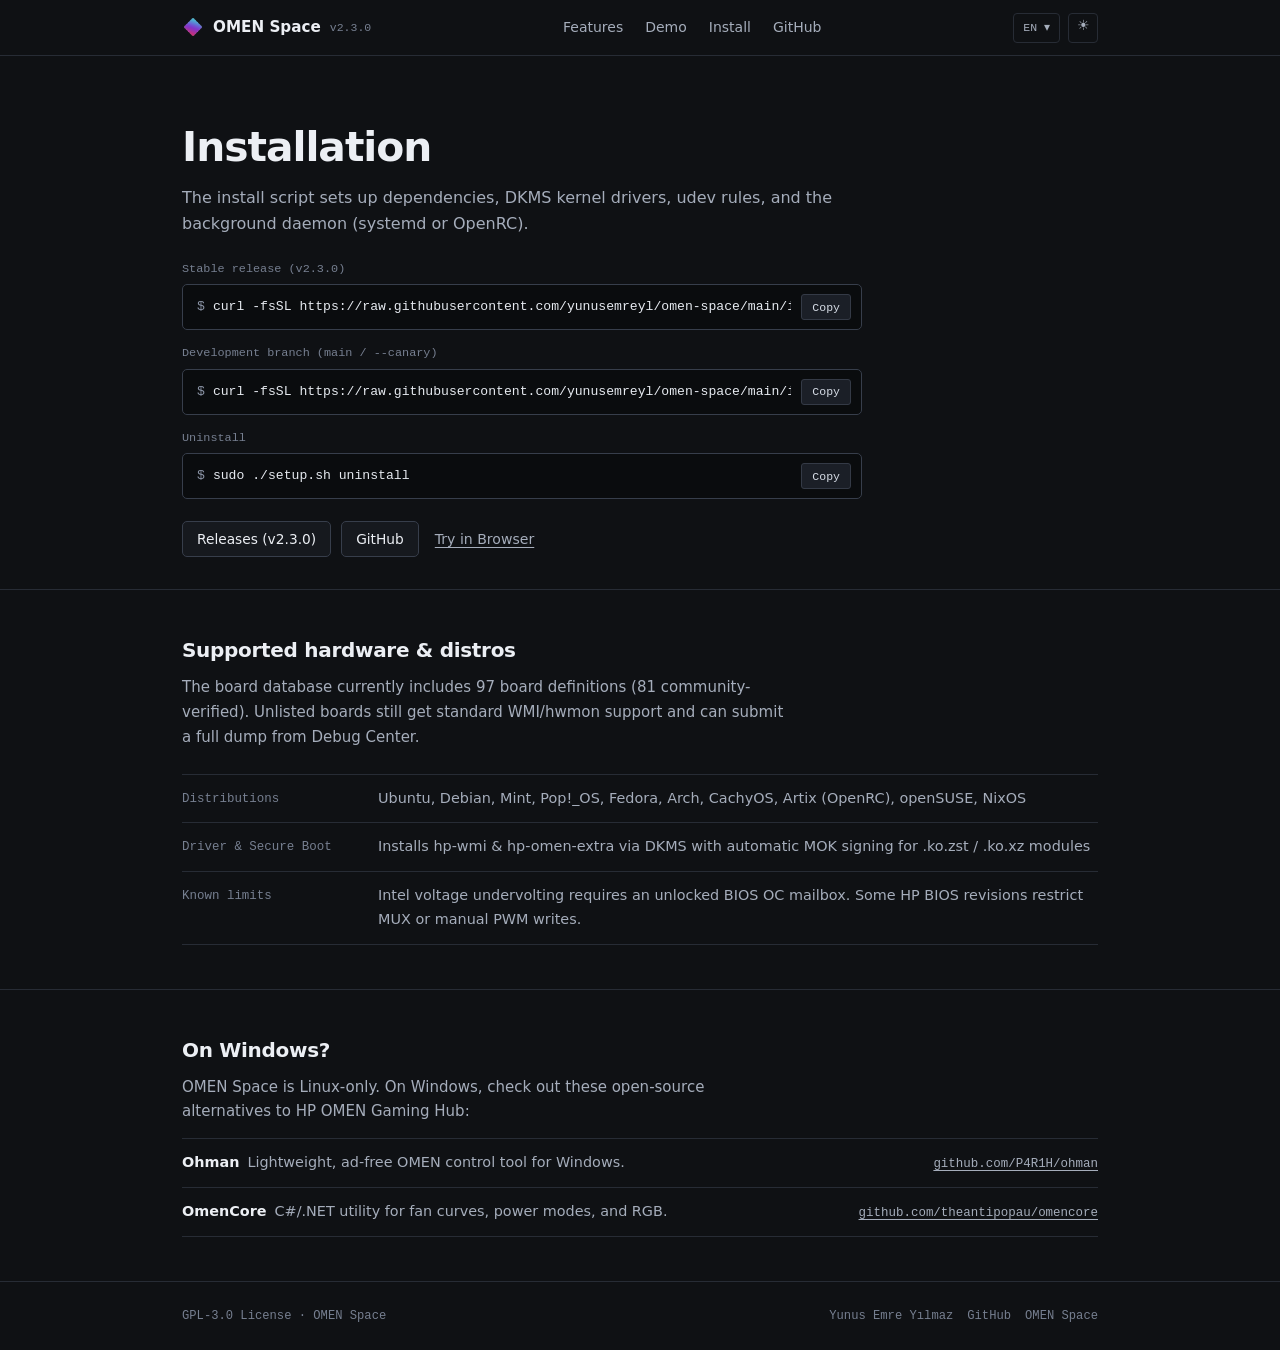
<file: install.html>
<!DOCTYPE html>
<html lang="tr">
<head>
<meta charset="UTF-8">
<meta name="viewport" content="width=device-width, initial-scale=1.0">
<title>Install — OMEN Space</title>
<meta name="description" content="Install OMEN Space on Linux (Ubuntu, Debian, Fedora, Arch, CachyOS, Artix OpenRC, openSUSE, NixOS).">
<meta name="theme-color" content="#0f1114">
<link rel="icon" href="images/omenspace.png" type="image/png">
<script>document.documentElement.dataset.theme=localStorage.getItem('omenspace-theme')||'dark'</script>
<link rel="stylesheet" href="assets/css/site.css">
</head>
<body data-keep-title="1">

<header class="site-header">
  <div class="wrap hdr-in">
    <a class="brand" href="index.html">
      <img src="images/omenspace.png" alt="OMEN Space" width="22" height="22">
      <span>OMEN Space</span>
      <span class="ver">v2.3.0</span>
    </a>

    <nav class="nav-links" aria-label="Primary">
      <a href="index.html#features" data-i18n="nav.features">Özellikler</a>
      <a href="index.html#demo" data-i18n="nav.demo">Demo</a>
      <a href="install.html" data-i18n="nav.install">Kurulum</a>
      <a href="https://github.com/yunusemreyl/omen-space" target="_blank" rel="noopener" data-i18n="nav.github">GitHub</a>
    </nav>

    <div class="hdr-tools">
      <div class="dd" id="lang-dropdown">
        <button class="dd-t" id="lang-toggle" type="button"><span id="current-lang">TR</span> ▾</button>
        <div class="dd-m">
          <a href="#" data-lang="tr">Türkçe</a>
          <a href="#" data-lang="en">English</a>
          <a href="#" data-lang="zh">中文</a>
          <a href="#" data-lang="hi">हिन्दी</a>
          <a href="#" data-lang="es">Español</a>
          <a href="#" data-lang="fr">Français</a>
          <a href="#" data-lang="ar">العربية</a>
        </div>
      </div>
      <button class="icon-btn tg" type="button" aria-label="Toggle theme">☀</button>
      <button id="burger" type="button" aria-label="Menu" aria-expanded="false"><i></i><i></i></button>
    </div>
  </div>
</header>

<div id="menu">
  <a href="index.html#features" data-i18n="nav.features">Özellikler</a>
  <a href="index.html#demo" data-i18n="nav.demo">Demo</a>
  <a href="index.html" data-i18n="nav.install">Ana Sayfa</a>
  <a href="https://github.com/yunusemreyl/omen-space" target="_blank" rel="noopener" data-i18n="nav.github">GitHub</a>
  <div class="mob-tools">
    <div class="pills">
      <button type="button" data-lang="tr">TR</button>
      <button type="button" data-lang="en">EN</button>
      <button type="button" data-lang="es">ES</button>
      <button type="button" data-lang="fr">FR</button>
      <button type="button" data-lang="zh">ZH</button>
      <button type="button" data-lang="hi">HI</button>
      <button type="button" data-lang="ar">AR</button>
    </div>
    <button class="icon-btn tg" type="button" aria-label="Toggle theme">☀</button>
  </div>
</div>

<main>
  <section class="hero" style="padding-bottom:32px">
    <div class="wrap">
      <h1 data-i18n="sec.install">Kurulum</h1>
      <p class="lead" data-i18n="install.desc"></p>

      <div class="cmd-group">
        <div>
          <div class="cmd-lbl" data-i18n="install.stable">Kararlı sürüm (v2.3.0)</div>
          <div class="cmd-box" style="margin-bottom:0">
            <code><span class="prompt">$</span>curl -fsSL https://raw.githubusercontent.com/yunusemreyl/omen-space/main/install.sh | bash</code>
            <button class="copy-btn" type="button" data-copy="curl -fsSL https://raw.githubusercontent.com/yunusemreyl/omen-space/main/install.sh | bash">Copy</button>
          </div>
        </div>

        <div>
          <div class="cmd-lbl" data-i18n="install.canary">Geliştirme dalı (main / --canary)</div>
          <div class="cmd-box" style="margin-bottom:0">
            <code><span class="prompt">$</span>curl -fsSL https://raw.githubusercontent.com/yunusemreyl/omen-space/main/install.sh | bash -s -- --canary</code>
            <button class="copy-btn" type="button" data-copy="curl -fsSL https://raw.githubusercontent.com/yunusemreyl/omen-space/main/install.sh | bash -s -- --canary">Copy</button>
          </div>
        </div>

        <div>
          <div class="cmd-lbl" data-i18n="install.uninstall">Kaldırmak için</div>
          <div class="cmd-box" style="margin-bottom:0">
            <code><span class="prompt">$</span>sudo ./setup.sh uninstall</code>
            <button class="copy-btn" type="button" data-copy="sudo ./setup.sh uninstall">Copy</button>
          </div>
        </div>
      </div>

      <div class="hero-links" style="margin-bottom:0">
        <a href="https://github.com/yunusemreyl/omen-space/releases" target="_blank" rel="noopener" class="btn">Releases (v2.3.0)</a>
        <a href="https://github.com/yunusemreyl/omen-space" target="_blank" rel="noopener" class="btn">GitHub</a>
        <a href="index.html#demo" class="text-link" data-i18n="hero.demo">Tarayıcıda Dene</a>
      </div>
    </div>
  </section>

  <section class="sec">
    <div class="wrap">
      <h2 data-i18n="sec.compat">Desteklenen cihazlar ve dağıtımlar</h2>
      <p class="sec-desc" data-i18n="compat.note"></p>
      <dl class="spec-table">
        <div class="spec-row"><dt data-i18n="compat.c3.k"></dt><dd data-i18n="compat.c3.v"></dd></div>
        <div class="spec-row"><dt data-i18n="compat.c4.k"></dt><dd data-i18n="compat.c4.v"></dd></div>
        <div class="spec-row"><dt data-i18n="compat.c5.k"></dt><dd data-i18n="compat.c5.v"></dd></div>
      </dl>
    </div>
  </section>

  <section class="sec">
    <div class="wrap">
      <h2 data-i18n="sec.windows">Windows kullanıyorsanız</h2>
      <p class="sec-desc" style="margin-bottom:14px" data-i18n="win.desc"></p>
      <ul class="alt-list">
        <li>
          <div><strong>Ohman</strong><span data-i18n="win.ohman"></span></div>
          <a href="https://github.com/P4R1H/ohman" target="_blank" rel="noopener">github.com/P4R1H/ohman</a>
        </li>
        <li>
          <div><strong>OmenCore</strong><span data-i18n="win.omencore"></span></div>
          <a href="https://github.com/theantipopau/omencore" target="_blank" rel="noopener">github.com/theantipopau/omencore</a>
        </li>
      </ul>
    </div>
  </section>
</main>

<footer class="site-footer">
  <div class="wrap foot-in">
    <span data-i18n="footer.copy">GPL-3.0 Lisansı &middot; OMEN Space</span>
    <div class="foot-links">
      <a href="https://yunusemreyl.github.io" target="_blank" rel="noopener">Yunus Emre Yılmaz</a>
      <a href="https://github.com/yunusemreyl/omen-space" target="_blank" rel="noopener">GitHub</a>
      <a href="index.html">OMEN Space</a>
    </div>
  </div>
</footer>

<script src="assets/js/i18n.js"></script>
<script src="assets/js/site.js"></script>
</body>
</html>
</file>
<file: assets/css/site.css>
/* OMEN Space — straightforward, zero-fluff open-source Linux project site */

:root {
  --bg: #0f1114;
  --surface: #16191e;
  --surface-2: #1d2128;
  --line: #272c35;
  --line-strong: #373e4b;
  --ink: #eceff4;
  --ink-2: #a5adbb;
  --ink-3: #767f90;
  --accent: #d9264a;
  --accent-h: #ef3a5e;
  --code-bg: #0a0c0e;
  --sans: system-ui, -apple-system, BlinkMacSystemFont, 'Segoe UI', Roboto, Helvetica, Arial, sans-serif;
  --mono: ui-monospace, SFMono-Regular, Menlo, Monaco, Consolas, monospace;
  --max: 960px;
}

[data-theme="light"] {
  --bg: #fafafa;
  --surface: #ffffff;
  --surface-2: #f1f2f4;
  --line: #e2e4e9;
  --line-strong: #c8ccd4;
  --ink: #14161a;
  --ink-2: #4c5260;
  --ink-3: #747b8a;
  --accent: #c81e42;
  --accent-h: #dc264c;
  --code-bg: #14161a;
}

*, *::before, *::after {
  box-sizing: border-box;
  margin: 0;
  padding: 0;
}

html {
  scroll-behavior: smooth;
  scroll-padding-top: 68px;
}

body {
  background: var(--bg);
  color: var(--ink);
  font-family: var(--sans);
  font-size: 15px;
  line-height: 1.65;
  -webkit-font-smoothing: antialiased;
}

a {
  color: inherit;
  text-decoration: none;
}

img {
  display: block;
  max-width: 100%;
}

button {
  font: inherit;
  color: inherit;
}

.wrap {
  max-width: var(--max);
  margin: 0 auto;
  padding: 0 22px;
}

/* Header */
.site-header {
  position: sticky;
  top: 0;
  z-index: 50;
  height: 56px;
  background: var(--bg);
  border-bottom: 1px solid var(--line);
}

.hdr-in {
  height: 100%;
  display: flex;
  align-items: center;
  justify-content: space-between;
  gap: 16px;
}

.brand {
  display: inline-flex;
  align-items: center;
  gap: 9px;
  font-weight: 600;
  font-size: 0.95rem;
  white-space: nowrap;
}

.brand img {
  width: 22px;
  height: 22px;
  border-radius: 4px;
}

.ver {
  font-family: var(--mono);
  font-size: 0.72rem;
  color: var(--ink-3);
  font-weight: 400;
}

.nav-links {
  display: flex;
  align-items: center;
  gap: 22px;
}

.nav-links a {
  font-size: 0.875rem;
  color: var(--ink-2);
}

.nav-links a:hover {
  color: var(--ink);
}

.hdr-tools {
  display: flex;
  align-items: center;
  gap: 8px;
}

.dd {
  position: relative;
}

.dd-t,
.icon-btn {
  height: 30px;
  padding: 0 9px;
  background: transparent;
  border: 1px solid var(--line);
  border-radius: 4px;
  font-family: var(--mono);
  font-size: 0.72rem;
  color: var(--ink-2);
  cursor: pointer;
}

.icon-btn {
  width: 30px;
  padding: 0;
  font-size: 0.86rem;
}

.dd-t:hover,
.icon-btn:hover {
  border-color: var(--line-strong);
  color: var(--ink);
}

.dd-m {
  position: absolute;
  top: calc(100% + 4px);
  inset-inline-end: 0;
  min-width: 124px;
  background: var(--surface);
  border: 1px solid var(--line-strong);
  border-radius: 5px;
  padding: 4px;
  display: none;
  flex-direction: column;
  z-index: 70;
}

.dd.open .dd-m {
  display: flex;
}

.dd-m a {
  padding: 5px 9px;
  border-radius: 3px;
  font-size: 0.82rem;
  color: var(--ink-2);
}

.dd-m a:hover,
.dd-m a.on {
  background: var(--surface-2);
  color: var(--ink);
}

#burger {
  display: none;
  width: 32px;
  height: 32px;
  background: transparent;
  border: 1px solid var(--line);
  border-radius: 4px;
  cursor: pointer;
  position: relative;
}

#burger i {
  position: absolute;
  left: 8px;
  right: 8px;
  height: 1.5px;
  background: var(--ink);
}

#burger i:nth-child(1) { top: 11px; }
#burger i:nth-child(2) { top: 19px; }
#burger.open i:nth-child(1) { top: 15px; transform: rotate(45deg); }
#burger.open i:nth-child(2) { top: 15px; transform: rotate(-45deg); }

#menu {
  position: fixed;
  inset: 56px 0 0 0;
  z-index: 45;
  background: var(--bg);
  border-top: 1px solid var(--line);
  padding: 20px 22px;
  display: none;
  flex-direction: column;
}

#menu.open {
  display: flex;
}

#menu a {
  padding: 12px 0;
  border-bottom: 1px solid var(--line);
  font-size: 1rem;
  font-weight: 500;
}

.mob-tools {
  margin-top: 18px;
  display: flex;
  flex-wrap: wrap;
  gap: 8px;
  align-items: center;
}

.pills {
  display: flex;
  flex-wrap: wrap;
  gap: 6px;
}

.pills button {
  padding: 4px 8px;
  border: 1px solid var(--line);
  border-radius: 3px;
  background: var(--surface);
  font-family: var(--mono);
  font-size: 0.72rem;
  color: var(--ink-2);
  cursor: pointer;
}

.pills button.on {
  border-color: var(--ink);
  color: var(--ink);
}

@media (max-width: 780px) {
  .nav-links { display: none; }
  #burger { display: block; }
}

/* Buttons */
.btn {
  display: inline-flex;
  align-items: center;
  gap: 6px;
  height: 36px;
  padding: 0 14px;
  border-radius: 5px;
  border: 1px solid var(--line-strong);
  background: var(--surface);
  color: var(--ink);
  font-size: 0.86rem;
  font-weight: 500;
  cursor: pointer;
  white-space: nowrap;
}

.btn:hover {
  background: var(--surface-2);
}

.btn-primary {
  background: var(--accent);
  border-color: var(--accent);
  color: #ffffff;
}

.btn-primary:hover {
  background: var(--accent-h);
  border-color: var(--accent-h);
}

/* Hero */
.hero {
  padding: clamp(40px, 6vw, 68px) 0 44px;
}

h1 {
  font-size: clamp(1.75rem, 3.8vw, 2.55rem);
  font-weight: 700;
  line-height: 1.15;
  letter-spacing: -0.025em;
  max-width: 24ch;
  margin-bottom: 14px;
}

.lead {
  color: var(--ink-2);
  font-size: 1rem;
  max-width: 64ch;
  margin-bottom: 22px;
}

/* Command box */
.cmd-box {
  display: flex;
  align-items: center;
  justify-content: space-between;
  gap: 10px;
  max-width: 680px;
  background: var(--code-bg);
  border: 1px solid var(--line-strong);
  border-radius: 5px;
  padding: 9px 10px 9px 14px;
  margin-bottom: 16px;
}

.cmd-box code {
  font-family: var(--mono);
  font-size: 0.82rem;
  color: #e6eaf0;
  overflow-x: auto;
  white-space: nowrap;
  scrollbar-width: none;
}

.cmd-box code::-webkit-scrollbar {
  display: none;
}

.cmd-box .prompt {
  color: #8b94a6;
  user-select: none;
  margin-inline-end: 8px;
}

.copy-btn {
  flex: none;
  height: 26px;
  padding: 0 10px;
  border-radius: 3px;
  border: 1px solid #343a46;
  background: #1b1f27;
  color: #d6dce6;
  font-family: var(--mono);
  font-size: 0.72rem;
  cursor: pointer;
}

.copy-btn:hover {
  background: #272d3a;
  color: #ffffff;
}

.copy-btn.copied {
  border-color: #22c55e;
  color: #86efac;
}

.hero-links {
  display: flex;
  flex-wrap: wrap;
  align-items: center;
  gap: 10px;
  margin-bottom: 34px;
}

.text-link {
  font-size: 0.88rem;
  color: var(--ink-2);
  text-decoration: underline;
  text-underline-offset: 3px;
  margin-inline-start: 6px;
}

.text-link:hover {
  color: var(--ink);
}

/* Real app screenshots */
.showcase {
  border: 1px solid var(--line);
  border-radius: 6px;
  background: var(--surface);
  overflow: hidden;
}

.showcase-bar {
  display: flex;
  align-items: center;
  justify-content: space-between;
  gap: 12px;
  padding: 8px 10px;
  border-bottom: 1px solid var(--line);
  background: var(--surface-2);
  overflow-x: auto;
  scrollbar-width: none;
}

.showcase-bar::-webkit-scrollbar {
  display: none;
}

.showcase-tabs {
  display: flex;
  gap: 4px;
}

.sc-tab {
  padding: 4px 10px;
  border-radius: 4px;
  border: 1px solid transparent;
  background: transparent;
  color: var(--ink-2);
  font-size: 0.8rem;
  white-space: nowrap;
  cursor: pointer;
}

.sc-tab:hover {
  color: var(--ink);
}

.sc-tab.on {
  background: var(--surface);
  border-color: var(--line-strong);
  color: var(--ink);
  font-weight: 500;
}

.showcase-meta {
  font-family: var(--mono);
  font-size: 0.72rem;
  color: var(--ink-3);
  white-space: nowrap;
}

.showcase-stage {
  background: #0d0e11;
  cursor: zoom-in;
}

.showcase-stage img {
  width: 100%;
  max-height: 580px;
  object-fit: contain;
  margin: 0 auto;
}

/* Sections */
.sec {
  padding: 44px 0;
  border-top: 1px solid var(--line);
}

h2 {
  font-size: 1.25rem;
  font-weight: 600;
  letter-spacing: -0.015em;
  margin-bottom: 8px;
}

.sec-desc {
  color: var(--ink-2);
  max-width: 64ch;
  margin-bottom: 24px;
}

/* Plain 2-column capability list */
.cap-list {
  display: grid;
  grid-template-columns: repeat(2, 1fr);
  gap: 24px 36px;
}

@media (max-width: 700px) {
  .cap-list {
    grid-template-columns: 1fr;
    gap: 20px;
  }
}

.cap-item h3 {
  font-size: 0.96rem;
  font-weight: 600;
  margin-bottom: 4px;
}

.cap-item p {
  font-size: 0.89rem;
  color: var(--ink-2);
}

/* Plain technical table */
.spec-table {
  border-top: 1px solid var(--line);
}

.spec-row {
  display: grid;
  grid-template-columns: 180px 1fr;
  gap: 16px;
  padding: 12px 0;
  border-bottom: 1px solid var(--line);
  font-size: 0.9rem;
}

.spec-row dt {
  font-family: var(--mono);
  font-size: 0.78rem;
  color: var(--ink-3);
  padding-top: 2px;
}

.spec-row dd {
  color: var(--ink-2);
}

@media (max-width: 640px) {
  .spec-row {
    grid-template-columns: 1fr;
    gap: 4px;
  }
}

/* Install blocks */
.cmd-group {
  display: flex;
  flex-direction: column;
  gap: 14px;
  margin-bottom: 22px;
}

.cmd-lbl {
  font-family: var(--mono);
  font-size: 0.74rem;
  color: var(--ink-3);
  margin-bottom: 5px;
}

/* Windows alternatives list */
.alt-list {
  list-style: none;
  border-top: 1px solid var(--line);
}

.alt-list li {
  display: flex;
  justify-content: space-between;
  align-items: baseline;
  gap: 16px;
  flex-wrap: wrap;
  padding: 12px 0;
  border-bottom: 1px solid var(--line);
  font-size: 0.9rem;
}

.alt-list strong {
  color: var(--ink);
  margin-inline-end: 8px;
}

.alt-list span {
  color: var(--ink-2);
}

.alt-list a {
  font-family: var(--mono);
  font-size: 0.78rem;
  text-decoration: underline;
  text-underline-offset: 3px;
  color: var(--ink-2);
}

.alt-list a:hover {
  color: var(--ink);
}

/* Footer */
.site-footer {
  border-top: 1px solid var(--line);
  padding: 24px 0;
  font-family: var(--mono);
  font-size: 0.76rem;
  color: var(--ink-3);
}

.foot-in {
  display: flex;
  justify-content: space-between;
  align-items: center;
  gap: 12px;
  flex-wrap: wrap;
}

.foot-links {
  display: flex;
  gap: 14px;
  flex-wrap: wrap;
}

.foot-links a:hover {
  color: var(--ink);
  text-decoration: underline;
}

/* Lightbox */
.lightbox {
  position: fixed;
  inset: 0;
  z-index: 100;
  background: rgba(5, 6, 8, 0.92);
  display: none;
  align-items: center;
  justify-content: center;
  padding: 20px;
}

.lightbox.active {
  display: flex;
}

.lb-wrap {
  max-width: 1120px;
  width: 100%;
  display: flex;
  flex-direction: column;
  align-items: center;
  gap: 10px;
}

.lb-wrap img {
  max-height: 85vh;
  max-width: 100%;
  border-radius: 6px;
  border: 1px solid #2c313c;
}

.lb-cap {
  font-family: var(--mono);
  font-size: 0.78rem;
  color: #b4bcc9;
}

.lb-close {
  position: fixed;
  top: 16px;
  right: 20px;
  width: 36px;
  height: 36px;
  border-radius: 4px;
  border: 1px solid #3a404f;
  background: #14171e;
  color: #eef0f3;
  font-size: 1.35rem;
  cursor: pointer;
}
</file>
